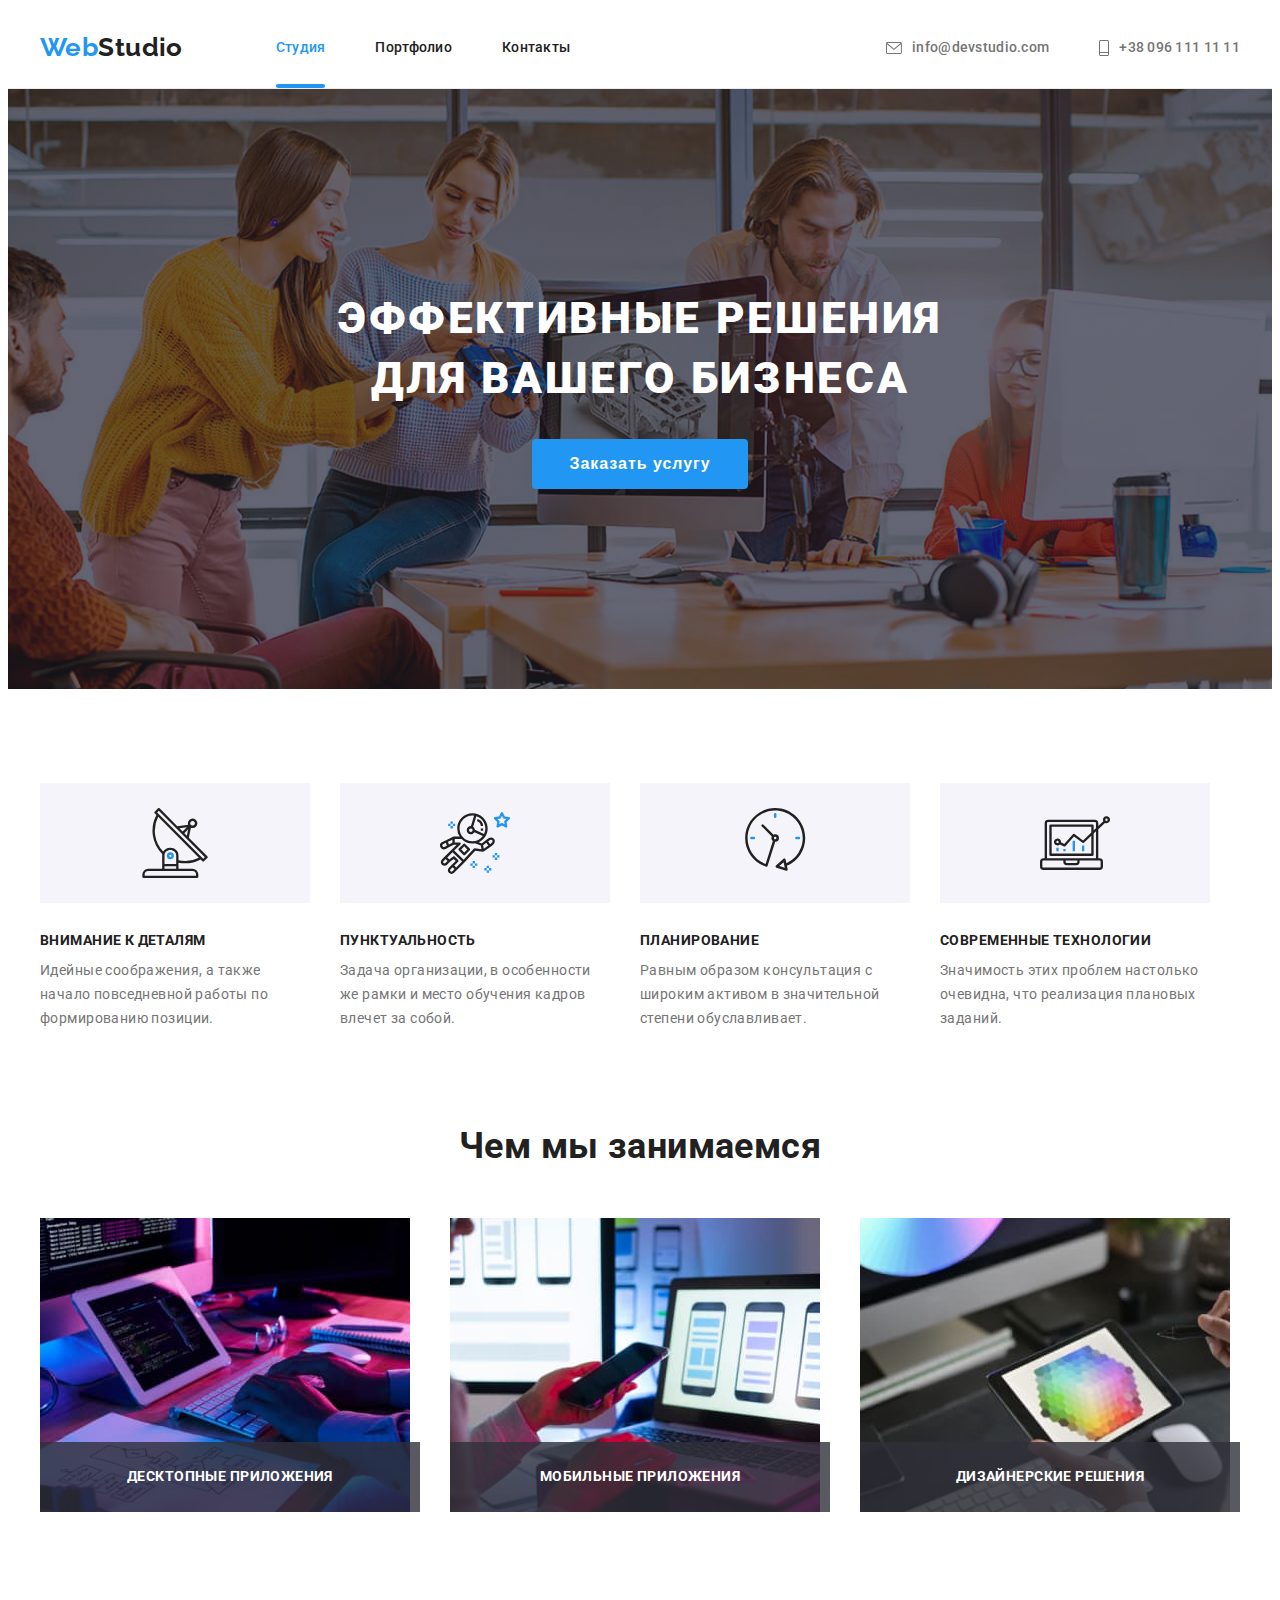
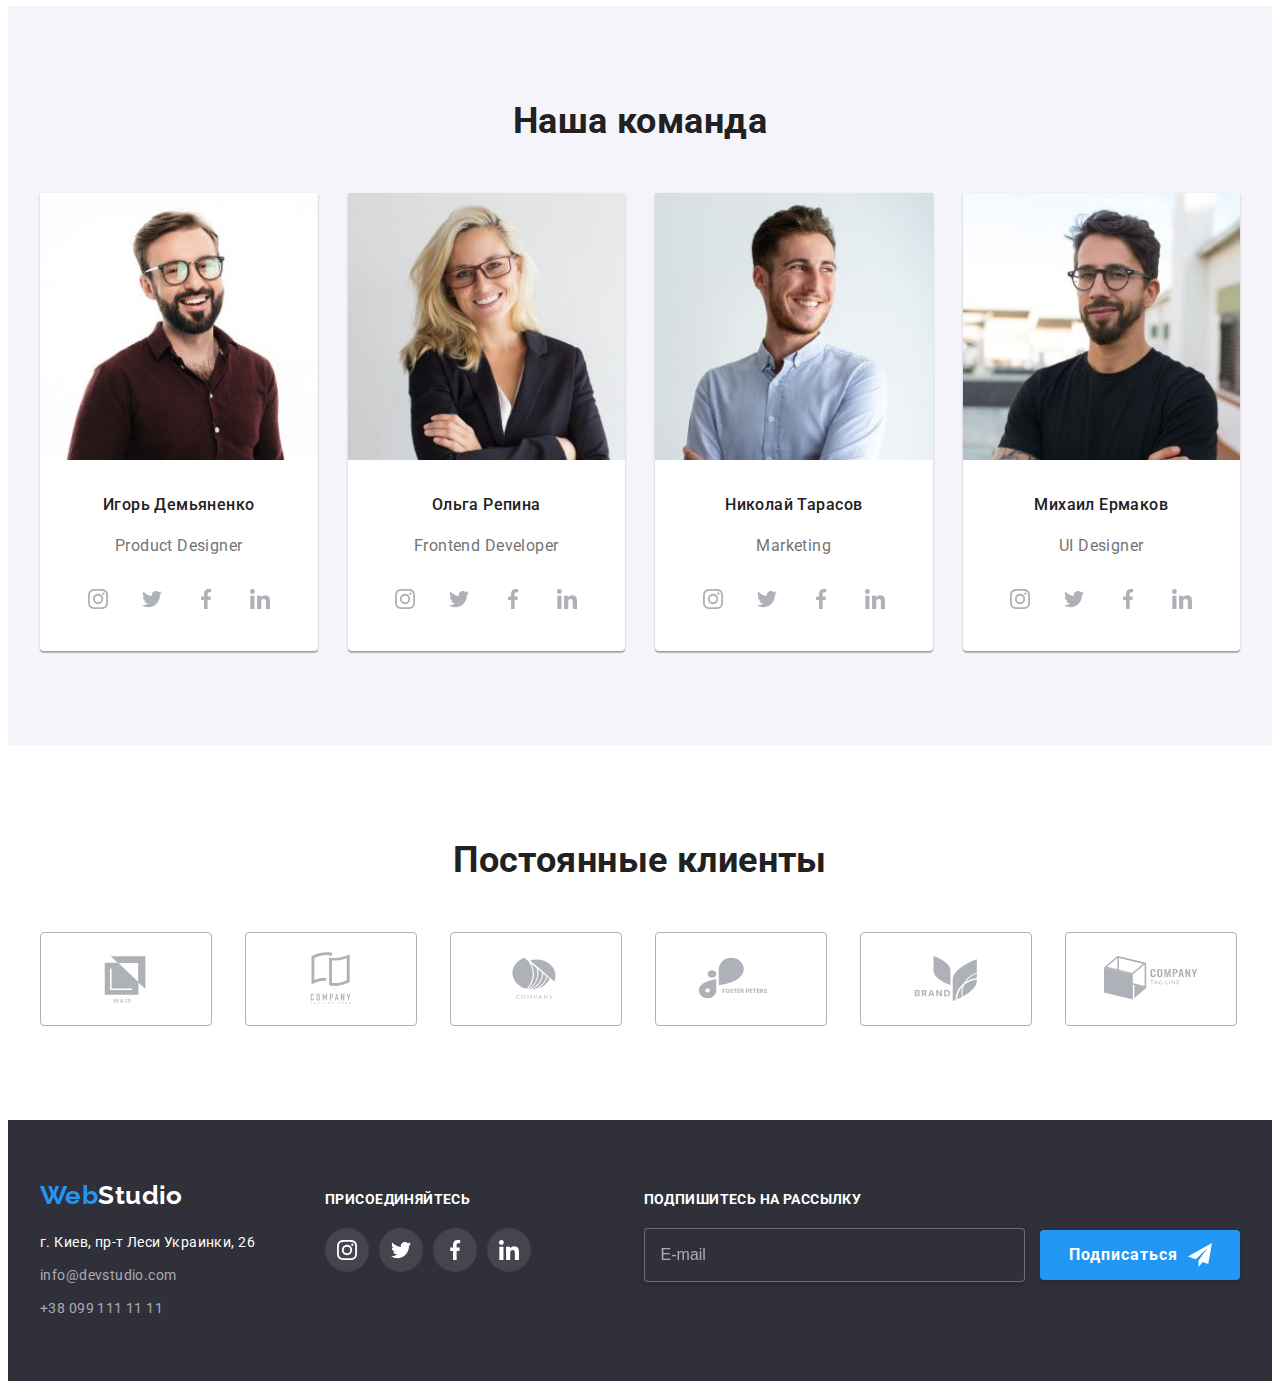
<file: index.html>
<!DOCTYPE html>
<html lang="ru">
  <head>
    <meta charset="UTF-8" />
    <meta http-equiv="X-UA-Compatible" content="IE=edge" />
    <meta name="viewport" content="width=device-width, initial-scale=1.0" />
    <title>WebStudio</title>
    <link rel="preconnect" href="https://fonts.googleapis.com" />
    <link rel="preconnect" href="https://fonts.gstatic.com" crossorigin />
    <link
      href="https://fonts.googleapis.com/css2?family=Raleway:wght@700&family=Roboto:wght@400;500;700;900&display=swap"
      rel="stylesheet"
    />
    <link
      rel="stylesheet"
      href="https://cdnjs.cloudflare.com/ajax/libs/modern-normalize/1.1.0/modern-normalize.min.css"
      integrity="sha512-wpPYUAdjBVSE4KJnH1VR1HeZfpl1ub8YT/NKx4PuQ5NmX2tKuGu6U/JRp5y+Y8XG2tV+wKQpNHVUX03MfMFn9Q=="
      crossorigin="anonymous"
      referrerpolicy="no-referrer"
    />

    <link rel="stylesheet" href="./css/main.css" />
  </head>
  <body data-body>
    <header class="header">
      <div class="container">
        <div class="header__flex">
          <nav class="header__nav">
            <a href="./index.html" class="logo link"
              ><span class="logo__web"> Web</span><span class="logo__studio">Studio</span></a
            >
            <ul class="site-nav list">
              <li class="item site-nav__item">
                <a href="./index.html" class="link site-nav__link--current">Студия</a>
              </li>
              <li class="item site-nav__item">
                <a href="./portfolio.html" class="link site-nav__link">Портфолио</a>
              </li>
              <li class="item site-nav__item">
                <a href="" class="link site-nav__link">Контакты</a>
              </li>
            </ul>
          </nav>
          <button class="mobile-menu-button" type="button" data-menu-button>
            <svg class="mobile-menu-icon" width="24px" height="16px">
              <use class="mobile-menu-burger" href="./images/icons.svg#icon-menu_burger"></use>
              <use class="mobile-menu-close" href="./images/icons.svg#icon-close_24px"></use>
            </svg>
          </button>
          <ul class="contact list">
            <li class="item contact__item">
              <a href="mailto:info@devstudio.com" class="link contact__link">
                <svg class="contact__icon--mail" width="16px" height="12px">
                  <use href="./images/icons.svg#icon-mail"></use>
                </svg>
                info@devstudio.com</a
              >
            </li>
            <li class="item contact__item">
              <a href="tel:+380961111111" class="link contact__link">
                <svg class="contact__icon--phon" width="10px" height="16px">
                  <use href="./images/icons.svg#icon-phon"></use>
                </svg>
                +38 096 111 11 11</a
              >
            </li>
          </ul>
        </div>
      </div>
    </header>

    <main>
      <!--секция hero-->
      <section class="hero section hero__overlay">
        <div class="container">
          <h1 class="hero__title">Эффективные решения для вашего бизнеса</h1>
          <button data-modal-open type="button" class="button-primary">Заказать услугу</button>
        </div>
      </section>

      <!-- секция особенности -->
      <section class="section specialty">
        <!--Скрытый заголовок-->
        <div class="container">
          <h2 class="section__title">Особенности</h2>
          <ul class="list specialty__list">
            <li class="specialty__item">
              <div class="specialty__icon">
                <svg width="70" height="70"><use href="./images/icons.svg#icon-antenna"></use></svg>
              </div>
              <h3 class="specialty__title">Внимание к деталям</h3>
              <p class="specialty__text">
                Идейные соображения, а также начало повседневной работы по формированию позиции.
              </p>
            </li>
            <li class="specialty__item">
              <div class="specialty__icon">
                <svg width="70" height="70">
                  <use href="./images/icons.svg#icon-astronaut"></use>
                </svg>
              </div>
              <h3 class="specialty__title">Пунктуальность</h3>
              <p class="specialty__text">
                Задача организации, в особенности же рамки и место обучения кадров влечет за собой.
              </p>
            </li>
            <li class="specialty__item">
              <div class="specialty__icon">
                <svg width="70" height="70"><use href="./images/icons.svg#icon-clock"></use></svg>
              </div>
              <h3 class="specialty__title">Планирование</h3>
              <p class="specialty__text">
                Равным образом консультация с широким активом в значительной степени обуславливает.
              </p>
            </li>
            <li class="specialty__item">
              <div class="specialty__icon">
                <svg width="70" height="70"><use href="./images/icons.svg#icon-diagram"></use></svg>
              </div>
              <h3 class="specialty__title">Современные технологии</h3>
              <p class="specialty__text">
                Значимость этих проблем настолько очевидна, что реализация плановых заданий.
              </p>
            </li>
          </ul>
        </div>
      </section>

      <!-- секция Чем мы занимаемся -->
      <section class="section about">
        <div class="container">
          <h2 class="section__title">Чем мы занимаемся</h2>
          <ul class="list about__list">
            <li class="about__item">
              <div class="about__thumb">
                <img
                  srcset="./images/about/img1@1x.jpg 1x, ./images/about/img1@2x.jpg 2x"
                  src="./images/about/img1@1x.jpg"
                  alt="Разметка сайта"
                  width="370"
                  height="294"
                />
                <div class="overlay">
                  <p class="overlay__text">Десктопные приложения</p>
                </div>
              </div>
            </li>
            <li class="about__item">
              <div class="about__thumb">
                <img
                  srcset="./images/about/img2@1x.jpg 1x, ./images/about/img2@2x.jpg 2x"
                  src="./images/about/img2@1x.jpg"
                  alt="Дизайн страницы для телефона"
                  width="370"
                  height="294"
                />
                <div class="overlay">
                  <p class="overlay__text">Мобильные приложения</p>
                </div>
              </div>
            </li>
            <li class="about__item">
              <div class="about__thumb">
                <img
                  srcset="./images/about/img3@1x.jpg 1x, ./images/about/img3@2x.jpg 2x"
                  src="./images/about/img3@1x.jpg"
                  alt="Цветовая схема"
                  width="370"
                  height="294"
                />
                <div class="overlay">
                  <p class="overlay__text">Дизайнерские решения</p>
                </div>
              </div>
            </li>
          </ul>
        </div>
      </section>

      <!-- секция Наша команда-->
      <section class="section team">
        <div class="container">
          <h2 class="section__title">Наша команда</h2>
          <ul class="list team__item">
            <li class="item team__card">
              <img
                srcset="
                  ./images/collaborator/img1-270.jpg 270w,
                  ./images/collaborator/img1-354.jpg 354w,
                  ./images/collaborator/img1-450.jpg 450w,
                  ./images/collaborator/img1-540.jpg 540w,
                  ./images/collaborator/img1-708.jpg 708w,
                  ./images/collaborator/img1-900.jpg 900w
                "
                sizes="(min-width:1200px) 270px, (min-width:768px) 354px, 100vw"
                src="./images/collaborator/img1-270.jpg"
                alt="Дизайнер"
                width="450"
                height="260"
              />
              <div class="team__name">
                <h3 class="team__title">Игорь Демьяненко</h3>
                <p class="team__text" lang="en">Product Designer</p>
                <ul class="list social-link">
                  <li class="social-link__item">
                    <a href="" class="link social-link__link" aria-label="Ссылка на instagram">
                      <svg class="social-link__icon" width="20px" height="20px">
                        <use href="./images/icons.svg#icon-instagram"></use>
                      </svg>
                    </a>
                  </li>
                  <li class="social-link__item">
                    <a href="" class="link social-link__link" aria-label="Ссылка на twitter">
                      <svg class="social-link__icon" width="20px" height="20px">
                        <use href="./images/icons.svg#icon-twitter"></use>
                      </svg>
                    </a>
                  </li>
                  <li class="social-link__item">
                    <a href="" class="link social-link__link" aria-label="Ссылка на facebook">
                      <svg class="social-link__icon" width="20px" height="20px">
                        <use href="./images/icons.svg#icon-facebook"></use>
                      </svg>
                    </a>
                  </li>
                  <li class="social-link__item">
                    <a href="" class="link social-link__link" aria-label="Ссылка на linkedin">
                      <svg class="social-link__icon" width="20px" height="20px">
                        <use href="./images/icons.svg#icon-linkedin"></use>
                      </svg>
                    </a>
                  </li>
                </ul>
              </div>
            </li>
            <li class="item team__card">
              <img
                srcset="
                  ./images/collaborator/img2-270.jpg 270w,
                  ./images/collaborator/img2-354.jpg 354w,
                  ./images/collaborator/img2-450.jpg 450w,
                  ./images/collaborator/img2-540.jpg 540w,
                  ./images/collaborator/img2-708.jpg 708w,
                  ./images/collaborator/img2-900.jpg 900w
                "
                sizes="(min-width:1200px) 270px, (min-width:768px) 354px, 100vw"
                src="./images/collaborator/img2-270.jpg"
                alt="Фронтенд разработчик"
                width="450"
                height="260"
              />
              <div class="team__name">
                <h3 class="team__title">Ольга Репина</h3>
                <p lang="en" class="team__text">Frontend Developer</p>
                <ul class="list social-link">
                  <li class="social-link__item">
                    <a href="" class="link social-link__link" aria-label="Ссылка на instagram">
                      <svg class="social-link__icon" width="20px" height="20px">
                        <use href="./images/icons.svg#icon-instagram"></use>
                      </svg>
                    </a>
                  </li>
                  <li class="social-link__item">
                    <a href="" class="link social-link__link" aria-label="Ссылка на twitter">
                      <svg class="social-link__icon" width="20px" height="20px">
                        <use href="./images/icons.svg#icon-twitter"></use>
                      </svg>
                    </a>
                  </li>
                  <li class="social-link__item">
                    <a href="" class="link social-link__link" aria-label="Ссылка на facebook">
                      <svg class="social-link__icon" width="20px" height="20px">
                        <use href="./images/icons.svg#icon-facebook"></use>
                      </svg>
                    </a>
                  </li>
                  <li class="social-link__item">
                    <a href="" class="link social-link__link" aria-label="Ссылка на linkedin">
                      <svg class="social-link__icon" width="20px" height="20px">
                        <use href="./images/icons.svg#icon-linkedin"></use>
                      </svg>
                    </a>
                  </li>
                </ul>
              </div>
            </li>
            <li class="item team__card">
              <img
                srcset="
                  ./images/collaborator/img3-270.jpg 270w,
                  ./images/collaborator/img3-354.jpg 354w,
                  ./images/collaborator/img3-450.jpg 450w,
                  ./images/collaborator/img3-540.jpg 540w,
                  ./images/collaborator/img3-708.jpg 708w,
                  ./images/collaborator/img3-900.jpg 900w
                "
                sizes="(min-width:1200px) 270px, (min-width:768px) 354px, 100vw"
                src="./images/collaborator/img3-270.jpg"
                alt="Маркетинг"
                width="450"
                height="260"
              />
              <div class="team__name">
                <h3 class="team__title">Николай Тарасов</h3>
                <p lang="en" class="team__text">Marketing</p>
                <ul class="list social-link">
                  <li class="social-link__item">
                    <a href="" class="link social-link__link" aria-label="Ссылка на instagram">
                      <svg class="social-link__icon" width="20px" height="20px">
                        <use href="./images/icons.svg#icon-instagram"></use>
                      </svg>
                    </a>
                  </li>
                  <li class="social-link__item">
                    <a href="" class="link social-link__link" aria-label="Ссылка на twitter">
                      <svg class="social-link__icon" width="20px" height="20px">
                        <use href="./images/icons.svg#icon-twitter"></use>
                      </svg>
                    </a>
                  </li>
                  <li class="social-link__item">
                    <a href="" class="link social-link__link" aria-label="Ссылка на facebook">
                      <svg class="social-link__icon" width="20px" height="20px">
                        <use href="./images/icons.svg#icon-facebook"></use>
                      </svg>
                    </a>
                  </li>
                  <li class="social-link__item">
                    <a href="" class="link social-link__link" aria-label="Ссылка на linkedin">
                      <svg class="social-link__icon" width="20px" height="20px">
                        <use href="./images/icons.svg#icon-linkedin"></use>
                      </svg>
                    </a>
                  </li>
                </ul>
              </div>
            </li>
            <li class="item team__card">
              <img
                srcset="
                  ./images/collaborator/img4-270.jpg 270w,
                  ./images/collaborator/img4-354.jpg 354w,
                  ./images/collaborator/img4-450.jpg 450w,
                  ./images/collaborator/img4-540.jpg 540w,
                  ./images/collaborator/img4-708.jpg 708w,
                  ./images/collaborator/img4-900.jpg 900w
                "
                sizes="(min-width:1200px) 270px, (min-width:768px) 354px, 100vw"
                src="./images/collaborator/img4-270.jpg"
                alt="Дизайнер пользовательского интерфейса"
                width="450"
                height="260"
              />
              <div class="team__name">
                <h3 class="team__title">Михаил Ермаков</h3>
                <p lang="en" class="team__text">UI Designer</p>
                <ul class="list social-link">
                  <li class="social-link__item">
                    <a href="" class="link social-link__link" aria-label="Ссылка на instagram">
                      <svg class="social-link__icon" width="20px" height="20px">
                        <use href="./images/icons.svg#icon-instagram"></use>
                      </svg>
                    </a>
                  </li>
                  <li class="social-link__item">
                    <a href="" class="link social-link__link" aria-label="Ссылка на twitter">
                      <svg class="social-link__icon" width="20px" height="20px">
                        <use href="./images/icons.svg#icon-twitter"></use>
                      </svg>
                    </a>
                  </li>
                  <li class="social-link__item">
                    <a href="" class="link social-link__link" aria-label="Ссылка на facebook">
                      <svg class="social-link__icon" width="20px" height="20px">
                        <use href="./images/icons.svg#icon-facebook"></use>
                      </svg>
                    </a>
                  </li>
                  <li class="social-link__item">
                    <a href="" class="link social-link__link" aria-label="Ссылка на linkedin">
                      <svg class="social-link__icon" width="20px" height="20px">
                        <use href="./images/icons.svg#icon-linkedin"></use>
                      </svg>
                    </a>
                  </li>
                </ul>
              </div>
            </li>
          </ul>
        </div>
      </section>

      <!-- секция Постоянные клиенты-->
      <section class="section client">
        <div class="container">
          <h2 class="section__title">Постоянные клиенты</h2>
          <ul class="client__list list">
            <li class="client__item">
              <a href="" class="client__logo"
                ><svg class="client__icon link" width="106px" height="60px">
                  <use href="./images/icons.svg#icon-logo1"></use></svg
              ></a>
            </li>
            <li class="client__item">
              <a href="" class="client__logo"
                ><svg class="client__icon link" width="106px" height="60px">
                  <use href="./images/icons.svg#icon-logo2"></use></svg
              ></a>
            </li>
            <li class="client__item">
              <a href="" class="client__logo"
                ><svg class="client__icon link" width="106px" height="60px">
                  <use href="./images/icons.svg#icon-logo3"></use></svg
              ></a>
            </li>
            <li class="client__item">
              <a href="" class="client__logo"
                ><svg class="client__icon link" width="106px" height="60px">
                  <use href="./images/icons.svg#icon-logo4"></use></svg
              ></a>
            </li>
            <li class="client__item">
              <a href="" class="client__logo"
                ><svg class="client__icon link" width="106px" height="60px">
                  <use href="./images/icons.svg#icon-logo5"></use></svg
              ></a>
            </li>
            <li class="client__item">
              <a href="" class="client__logo"
                ><svg class="client__icon link" width="106px" height="60px">
                  <use href="./images/icons.svg#icon-logo6"></use></svg
              ></a>
            </li>
          </ul>
        </div>
      </section>
    </main>

    <!--footer-->
    <footer class="footer">
      <div class="container footer-figuration">
        <div class="footer-contact-box">
          <a href="./index.html" class="logo link"
            ><span class="logo__web">Web</span><span class="logo__studio--white">Studio</span></a
          >
          <address>
            <ul class="list footer-contact">
              <li class="item">
                <a
                  href="https://goo.gl/maps/piqngm7oDQpEDh6u6"
                  target="_blank"
                  rel="noopener nofollow noreferrer"
                  class="link address"
                  >г. Киев, пр-т Леси Украинки, 26</a
                >
              </li>
              <li class="item">
                <a href="mailto:info@devstudio.com" class="link link-contact">info@devstudio.com</a>
              </li>
              <li class="item">
                <a href="tel:+380991111111" class="link link-contact">+38 099 111 11 11</a>
              </li>
            </ul>
          </address>
        </div>

        <!--join-->
        <div class="join">
          <p class="join-title">присоединяйтесь</p>
          <ul class="list join-social-link">
            <li class="item">
              <a href="" class="link social-link-footer" aria-label="Ссылка на instagram">
                <svg class="social-link-icon-footer" width="20px" height="20px">
                  <use href="./images/icons.svg#icon-instagram"></use>
                </svg>
              </a>
            </li>
            <li class="item">
              <a href="" class="link social-link-footer" aria-label="Ссылка на twitter">
                <svg class="social-link-icon-footer" width="20px" height="20px">
                  <use href="./images/icons.svg#icon-twitter"></use>
                </svg>
              </a>
            </li>
            <li class="item">
              <a href="" class="link social-link-footer" aria-label="Ссылка на faceboo">
                <svg class="social-link-icon-footer" width="20px" height="20px">
                  <use href="./images/icons.svg#icon-facebook"></use>
                </svg>
              </a>
            </li>
            <li class="item">
              <a href="" class="link social-link-footer" aria-label="Ссылка на linkedin">
                <svg class="social-link-icon-footer" width="20px" height="20px">
                  <use href="./images/icons.svg#icon-linkedin"></use>
                </svg>
              </a>
            </li>
          </ul>
        </div>
        <form class="form-footer">
          <div class="">
            <p class="form-footer-title-subscribe">Подпишитесь на рассылку</p>
            <div class="form-footer-fild">
              <label for="footer-subscribe" class="form-footer-lable"></label>
              <input
                id="footer-subscribe"
                type="email"
                name="email"
                class="form-footer-subscribe"
                placeholder="E-mail"
              />
              <button type="submit" class="button button-footer">
                <svg class="button-footer-icon" width="24px" height="24px">
                  <use href="./images/icons.svg#icon-icon-send"></use></svg
                >Подписаться
              </button>
            </div>
          </div>
        </form>
      </div>
    </footer>

    <!--modal-->
    <div data-modal class="backdrop is-hidden">
      <div class="modal">
        <button data-modal-close class="close">
          <svg class="icon-close" width="11px" height="11px">
            <use href="./images/icons.svg#icon-close"></use>
          </svg>
        </button>
        <form class="modal-form form">
          <div class="modal-title"><strong>Оставьте свои данные, мы вам перезвоним</strong></div>

          <div class="form-fild">
            <label for="user-name" class="form-lable"
              ><span class="form-label-title">Имя</span></label
            >
            <div class="modal-position-icon">
              <input id="user-name" type="text" name="user-name" class="form-input" />
              <svg width="12px" height="12px" class="modal-icon">
                <use href="./images/icons.svg#icon-user"></use>
              </svg>
            </div>
          </div>

          <div class="form-fild">
            <label for="user-tel" class="form-lable"
              ><span class="form-label-title">Телефон</span></label
            >
            <div class="modal-position-icon">
              <input id="user-tel" type="tel" name="tel" class="form-input" />
              <svg width="13px" height="13px" class="modal-icon">
                <use href="./images/icons.svg#icon-tel"></use>
              </svg>
            </div>
          </div>

          <div class="form-fild">
            <label for="user-email" class="form-lable"
              ><span class="form-label-title">Почта</span></label
            >
            <div class="modal-position-icon">
              <input id="user-email" type="email" name="email" class="form-input" />
              <svg width="15px" height="12px" class="modal-icon">
                <use href="./images/icons.svg#icon-letter"></use>
              </svg>
            </div>
          </div>

          <label class="textarea-label">
            <span class="textarea-label-title">Комментарий</span>
            <textarea placeholder="Введите текст" name="comment" class="textarea"></textarea>
          </label>

          <label class="checkbox">
            <input type="checkbox" name="checkbox" class="form-accept visually-hidden" />
            <span class="checkbox-icon">
              <svg class="icon" width="16px" height="15px">
                <use href="./images/icons.svg#icon-mark"></use>
              </svg>
            </span>
            <span class="checkbox-title"
              >Соглашаюсь с рассылкой и принимаю
              <a href="" class="checkbox-contract">Условия договора</a>
            </span>
          </label>
          <button type="submit" class="button button-modal-form">Отправить</button>
        </form>
      </div>
    </div>
    <!--mobile-menu-->
    <div class="mobile-menu" data-menu>
      <ul class="mobile-menu-nav list">
        <li class="mobile-menu-nav-item">
          <a class="link mobile-menu-nav-item-current" href="./index.html">Студія</a>
        </li>
        <li class="mobile-menu-nav-item"><a class="link" href="./portfolio.html">Портфоліо</a></li>
        <li class="mobile-menu-nav-item"><a class="link" href="">Контакти</a></li>
      </ul>
      <ul class="mobile-menu-contacts list">
        <li class="mobile-menu-contacts-item">
          <a class="link tel" href="tel:+380961111111">+38 096 111 11 11</a>
        </li>
        <li class="mobile-menu-contacts-item">
          <a class="link mail" href="mailto:info@devstudio.com">info@devstudio.com</a>
        </li>
      </ul>
      <ul class="mobile-menu-socials list">
        <li class="mobile-menu-socials-item">
          <a class="mobile-menu-socials-link link" href="">Instagram</a>
        </li>
        <li class="mobile-menu-socials-item">
          <a class="mobile-menu-socials-link link" href="">Twitter</a>
        </li>
        <li class="mobile-menu-socials-item">
          <a class="mobile-menu-socials-link link" href="">Facebook</a>
        </li>
        <li class="mobile-menu-socials-item">
          <a class="mobile-menu-socials-link link" href="">LinkedIn</a>
        </li>
      </ul>
    </div>

    <script src="./js/modal.js"></script>
    <script src="./js/mobile-menu.js"></script>
  </body>
</html>
</file>
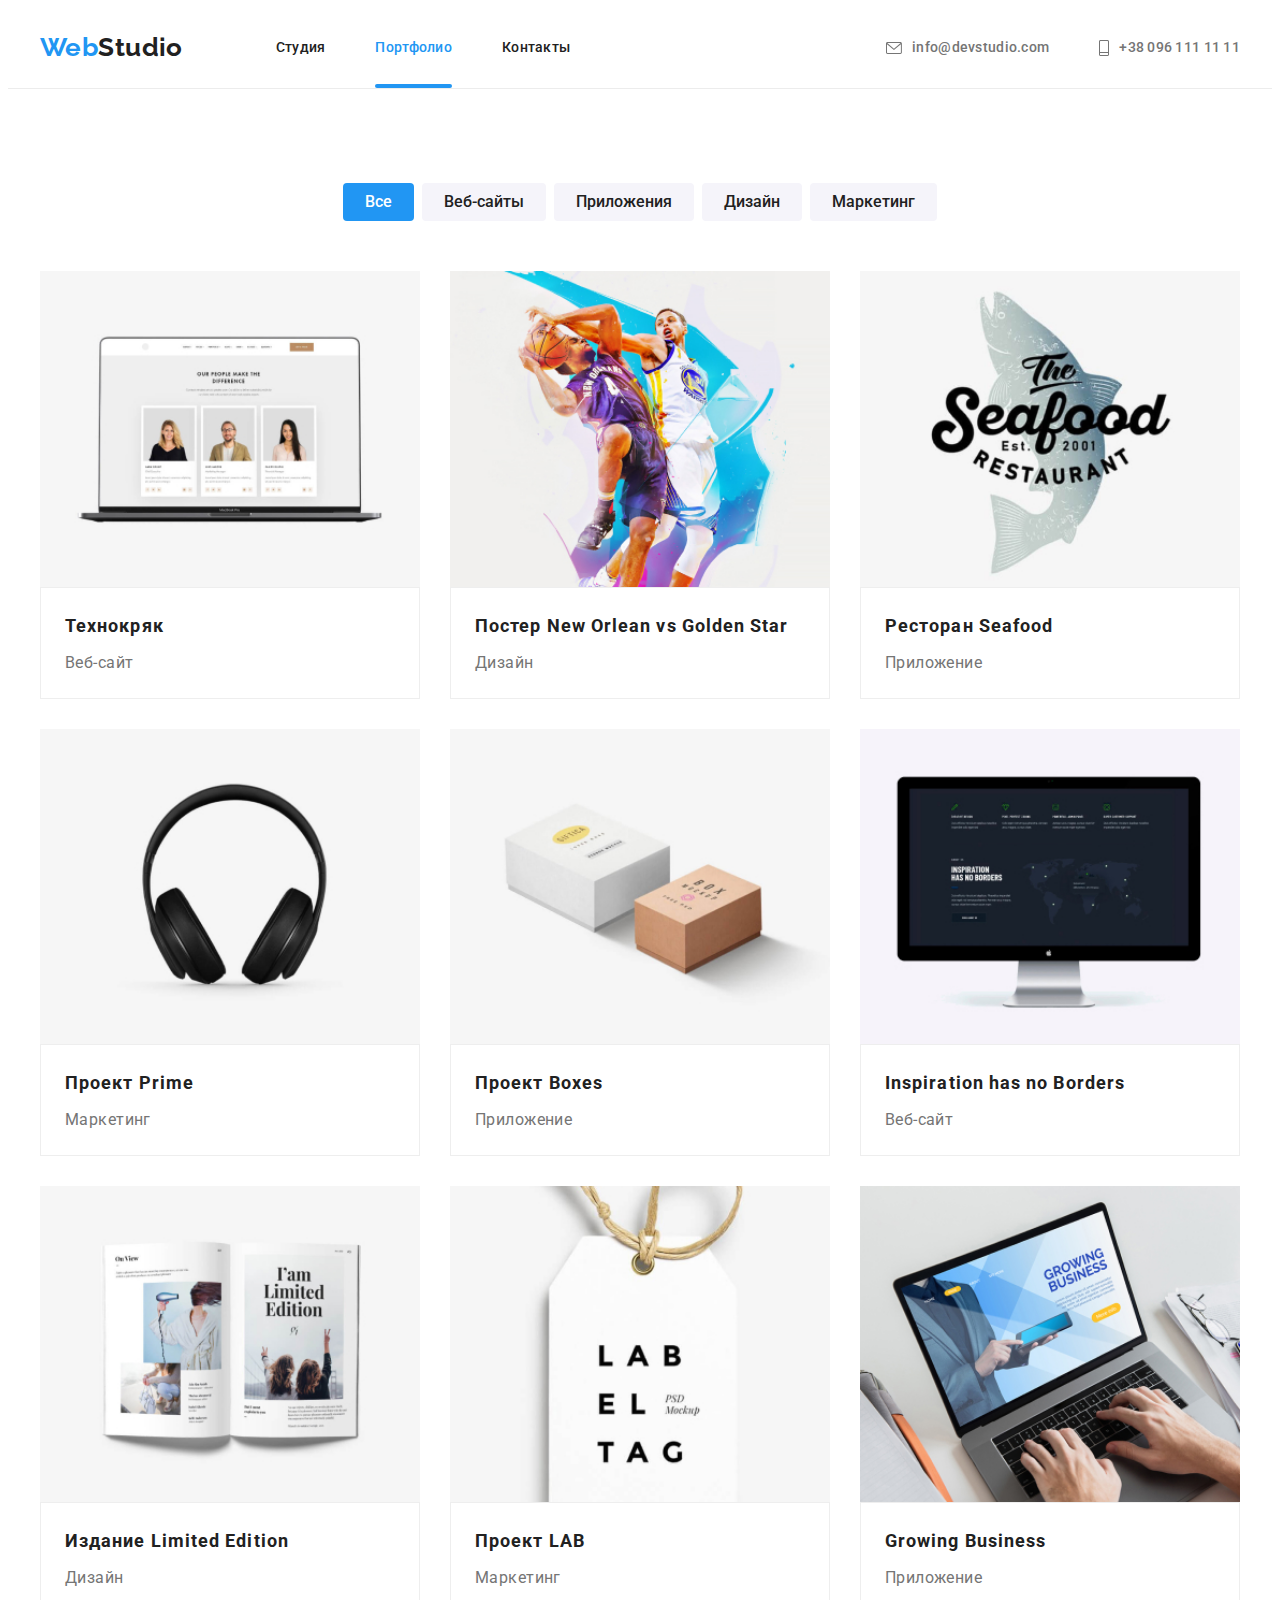
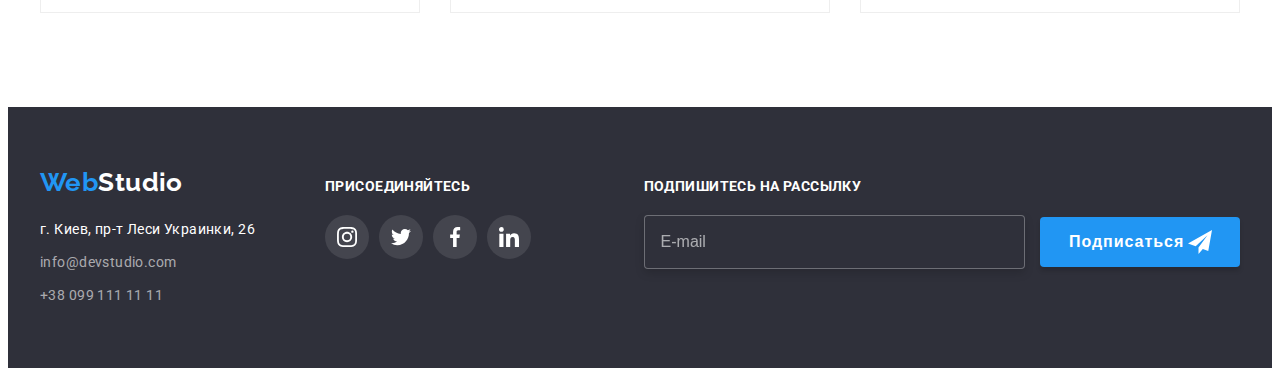
<file: portfolio.html>
<!DOCTYPE html>
<html lang="ru">
  <head>
    <meta charset="UTF-8" />
    <meta http-equiv="X-UA-Compatible" content="IE=edge" />
    <meta name="viewport" content="width=device-width, initial-scale=1.0" />
    <title>portfolio</title>
    <link rel="preconnect" href="https://fonts.googleapis.com" />
    <link rel="preconnect" href="https://fonts.gstatic.com" crossorigin />
    <link
      href="https://fonts.googleapis.com/css2?family=Raleway:wght@700&family=Roboto:wght@400;500;700;900&display=swap"
      rel="stylesheet"
    />
    <link
      rel="stylesheet"
      href="https://cdnjs.cloudflare.com/ajax/libs/modern-normalize/1.1.0/modern-normalize.min.css"
      integrity="sha512-wpPYUAdjBVSE4KJnH1VR1HeZfpl1ub8YT/NKx4PuQ5NmX2tKuGu6U/JRp5y+Y8XG2tV+wKQpNHVUX03MfMFn9Q=="
      crossorigin="anonymous"
      referrerpolicy="no-referrer"
    />

    <link rel="stylesheet" href="./css/main.css" />
  </head>
  <body>
    <header class="header">
      <div class="container">
        <div class="header__flex">
          <nav class="header__nav">
            <a href="./index.html" class="logo link"
              ><span class="logo__web">Web</span><span class="logo__studio">Studio</span></a
            >
            <ul class="site-nav list">
              <li class="item site-nav__item">
                <a href="./index.html" class="link site-nav__link">Студия</a>
              </li>
              <li class="item site-nav__item">
                <a href="./portfolio.html" class="link site-nav__link--current">Портфолио</a>
              </li>
              <li class="item site-nav__item">
                <a href="" class="link site-nav__link">Контакты</a>
              </li>
            </ul>
          </nav>
          <button class="mobile-menu-button" type="button" data-menu-button>
            <svg class="mobile-menu-icon" width="24px" height="16px">
              <use class="mobile-menu-burger" href="./images/icons.svg#icon-menu_burger"></use>
              <use class="mobile-menu-close" href="./images/icons.svg#icon-close_24px"></use>
            </svg>
          </button>
          <ul class="contact list">
            <li class="item contact__item">
              <a href="mailto:info@devstudio.com" class="link contact__link">
                <svg class="contact__icon--mail" width="16px" height="12px">
                  <use href="./images/icons.svg#icon-mail"></use>
                </svg>
                info@devstudio.com</a
              >
            </li>
            <li class="item contact__item">
              <a href="tel:+380961111111" class="link contact__link">
                <svg class="contact__icon--phon" width="10px" height="16px">
                  <use href="./images/icons.svg#icon-phon"></use>
                </svg>
                +38 096 111 11 11</a
              >
            </li>
          </ul>
        </div>
      </div>
    </header>

    <main>
      <section class="section portfolio-section">
        <!--Примеры работ-->
        <!--Скрытый заголовок-->

        <div class="container">
          <h1 class="portfolio">Примеры работ</h1>
          <ul class="list button-list">
            <li class="button-item">
              <button type="button" class="button link active">Все</button>
            </li>
            <li class="button-item">
              <button type="button" class="button link">Веб-сайты</button>
            </li>
            <li class="button-item">
              <button type="button" class="button link">Приложения</button>
            </li>
            <li class="button-item"><button type="button" class="button link">Дизайн</button></li>
            <li class="button-item">
              <button type="button" class="button link">Маркетинг</button>
            </li>
          </ul>
          <ul class="list projekt">
            <li class="projekt-item">
              <a href="" class="link card"
                ><div class="overlay-projekt">
                  <img
                    srcset="
                      ./images/projekt/img-1-354.jpg 354w,
                      ./images/projekt/img-1-370.jpg 370w,
                      ./images/projekt/img-1-450.jpg 450w,
                      ./images/projekt/img-1-708.jpg 708w,
                      ./images/projekt/img-1-740.jpg 740w,
                      ./images/projekt/img-1-900.jpg 900w
                    "
                    sizes="(min-width:1200px) 270px, (min-width:768px) 354px, 100vw"
                    src="./images/projekt/img-1-354.jpg"
                    alt="Страница сайта"
                    width="450"
                    height="294"
                  />
                  <p class="text">
                    Ресурс предлагает комплексные предложения с разным уровнем функционала и
                    сервисов. Все это позволит посетителю получить исчерпывающие сведения о компании
                    или частном лице.
                  </p>
                </div>
                <div class="card-body">
                  <h2 class="portfolio-title">Технокряк</h2>
                  <p class="portfolio-category">Веб-сайт</p>
                </div></a
              >
            </li>
            <li class="projekt-item">
              <a href="" class="link card"
                ><div class="overlay-projekt">
                  <img
                    srcset="
                      ./images/projekt/img-2-354.jpg 354w,
                      ./images/projekt/img-2-370.jpg 370w,
                      ./images/projekt/img-2-450.jpg 450w,
                      ./images/projekt/img-2-708.jpg 708w,
                      ./images/projekt/img-2-740.jpg 740w,
                      ./images/projekt/img-2-900.jpg 900w
                    "
                    sizes="(min-width:1200px) 270px, (min-width:768px) 354px, 100vw"
                    src="./images/projekt/img-2-354.jpg"
                    alt="Постер игры в баскетбол"
                    width="450"
                    height="294"
                  />
                  <p class="text">
                    Ресурс предлагает комплексные предложения с разным уровнем функционала и
                    сервисов. Все это позволит посетителю получить исчерпывающие сведения о компании
                    или частном лице.
                  </p>
                </div>
                <div class="card-body">
                  <h2 class="portfolio-title">
                    Постер <span lang="en">New Orlean vs Golden Star</span>
                  </h2>
                  <p class="portfolio-category">Дизайн</p>
                </div></a
              >
            </li>
            <li class="projekt-item">
              <a href="" class="link card"
                ><div class="overlay-projekt">
                  <img
                    srcset="
                      ./images/projekt/img-3-354.jpg 354w,
                      ./images/projekt/img-3-370.jpg 370w,
                      ./images/projekt/img-3-450.jpg 450w,
                      ./images/projekt/img-3-708.jpg 708w,
                      ./images/projekt/img-3-740.jpg 740w,
                      ./images/projekt/img-3-900.jpg 900w
                    "
                    sizes="(min-width:1200px) 270px, (min-width:768px) 354px, 100vw"
                    src="./images/projekt/img-3-354.jpg"
                    alt="Эмблема ресторана"
                    width="450"
                    height="294"
                  />
                  <p class="text">
                    Ресурс предлагает комплексные предложения с разным уровнем функционала и
                    сервисов. Все это позволит посетителю получить исчерпывающие сведения о компании
                    или частном лице.
                  </p>
                </div>
                <div class="card-body">
                  <h2 class="portfolio-title">Ресторан <span lang="en">Seafood</span></h2>
                  <p class="portfolio-category">Приложение</p>
                </div></a
              >
            </li>
            <li class="projekt-item">
              <a href="" class="link card"
                ><div class="overlay-projekt">
                  <img
                    srcset="
                      ./images/projekt/img-4-354.jpg 354w,
                      ./images/projekt/img-4-370.jpg 370w,
                      ./images/projekt/img-4-450.jpg 450w,
                      ./images/projekt/img-4-708.jpg 708w,
                      ./images/projekt/img-4-740.jpg 740w,
                      ./images/projekt/img-4-900.jpg 900w
                    "
                    sizes="(min-width:1200px) 270px, (min-width:768px) 354px, 100vw"
                    src="./images/projekt/img-4-354.jpg"
                    alt="Наушники"
                    width="450"
                    height="294"
                  />
                  <p class="text">
                    Ресурс предлагает комплексные предложения с разным уровнем функционала и
                    сервисов. Все это позволит посетителю получить исчерпывающие сведения о компании
                    или частном лице.
                  </p>
                </div>
                <div class="card-body">
                  <h2 class="portfolio-title">Проект <span lang="en">Prime</span></h2>
                  <p class="portfolio-category">Маркетинг</p>
                </div></a
              >
            </li>
            <li class="projekt-item">
              <a href="" class="link card"
                ><div class="overlay-projekt">
                  <img
                    srcset="
                      ./images/projekt/img-5-354.jpg 354w,
                      ./images/projekt/img-5-370.jpg 370w,
                      ./images/projekt/img-5-450.jpg 450w,
                      ./images/projekt/img-5-708.jpg 708w,
                      ./images/projekt/img-5-740.jpg 740w,
                      ./images/projekt/img-5-900.jpg 900w
                    "
                    sizes="(min-width:1200px) 270px, (min-width:768px) 354px, 100vw"
                    src="./images/projekt/img-5-354.jpg"
                    alt="Две коробки"
                    width="450"
                    height="294"
                  />
                  <p class="text">
                    Ресурс предлагает комплексные предложения с разным уровнем функционала и
                    сервисов. Все это позволит посетителю получить исчерпывающие сведения о компании
                    или частном лице.
                  </p>
                </div>
                <div class="card-body">
                  <h2 class="portfolio-title">Проект <span lang="en">Boxes</span></h2>
                  <p class="portfolio-category">Приложение</p>
                </div></a
              >
            </li>
            <li class="projekt-item">
              <a href="" class="link card"
                ><div class="overlay-projekt">
                  <img
                    srcset="
                      ./images/projekt/img-6-354.jpg 354w,
                      ./images/projekt/img-6-370.jpg 370w,
                      ./images/projekt/img-6-450.jpg 450w,
                      ./images/projekt/img-6-708.jpg 708w,
                      ./images/projekt/img-6-740.jpg 740w,
                      ./images/projekt/img-6-900.jpg 900w
                    "
                    sizes="(min-width:1200px) 270px, (min-width:768px) 354px, 100vw"
                    src="./images/projekt/img-6-354.jpg"
                    alt="Монитор с открытым сайтом"
                    width="450"
                    height="294"
                  />
                  <p class="text">
                    Ресурс предлагает комплексные предложения с разным уровнем функционала и
                    сервисов. Все это позволит посетителю получить исчерпывающие сведения о компании
                    или частном лице.
                  </p>
                </div>
                <div class="card-body">
                  <h2 class="portfolio-title">Inspiration has no Borders</h2>
                  <p class="portfolio-category">Веб-сайт</p>
                </div></a
              >
            </li>
            <li class="projekt-item">
              <a href="" class="link card"
                ><div class="overlay-projekt">
                  <img
                    srcset="
                      ./images/projekt/img-7-354.jpg 354w,
                      ./images/projekt/img-7-370.jpg 370w,
                      ./images/projekt/img-7-450.jpg 450w,
                      ./images/projekt/img-7-708.jpg 708w,
                      ./images/projekt/img-7-740.jpg 740w,
                      ./images/projekt/img-7-900.jpg 900w
                    "
                    sizes="(min-width:1200px) 270px, (min-width:768px) 354px, 100vw"
                    src="./images/projekt/img-7-354.jpg"
                    alt="Разворот журнала"
                    width="450"
                    height="294"
                  />
                  <p class="text">
                    Ресурс предлагает комплексные предложения с разным уровнем функционала и
                    сервисов. Все это позволит посетителю получить исчерпывающие сведения о компании
                    или частном лице.
                  </p>
                </div>
                <div class="card-body">
                  <h2 class="portfolio-title">Издание <span lang="en">Limited Edition</span></h2>
                  <p class="portfolio-category">Дизайн</p>
                </div></a
              >
            </li>
            <li class="projekt-item">
              <a href="" class="link card"
                ><div class="overlay-projekt">
                  <img
                    srcset="
                      ./images/projekt/img-8-354.jpg 354w,
                      ./images/projekt/img-8-370.jpg 370w,
                      ./images/projekt/img-8-450.jpg 450w,
                      ./images/projekt/img-8-708.jpg 708w,
                      ./images/projekt/img-8-740.jpg 740w,
                      ./images/projekt/img-8-900.jpg 900w
                    "
                    sizes="(min-width:1200px) 270px, (min-width:768px) 354px, 100vw"
                    src="./images/projekt/img-8-354.jpg"
                    alt="Этикетка"
                    width="450"
                    height="294"
                  />
                  <p class="text">
                    Ресурс предлагает комплексные предложения с разным уровнем функционала и
                    сервисов. Все это позволит посетителю получить исчерпывающие сведения о компании
                    или частном лице.
                  </p>
                </div>
                <div class="card-body">
                  <h2 class="portfolio-title">Проект <span lang="en">LAB</span></h2>
                  <p class="portfolio-category">Маркетинг</p>
                </div></a
              >
            </li>
            <li class="projekt-item">
              <a href="" class="link card"
                ><div class="overlay-projekt">
                  <img
                    srcset="
                      ./images/projekt/img-9-354.jpg 354w,
                      ./images/projekt/img-9-370.jpg 370w,
                      ./images/projekt/img-9-450.jpg 450w,
                      ./images/projekt/img-9-708.jpg 708w,
                      ./images/projekt/img-9-740.jpg 740w,
                      ./images/projekt/img-9-900.jpg 900w
                    "
                    sizes="(min-width:1200px) 270px, (min-width:768px) 354px, 100vw"
                    src="./images/projekt/img-8-354.jpg"
                    alt="Работа в приложении"
                    width="450"
                    height="294"
                  />
                  <p class="text">
                    Ресурс предлагает комплексные предложения с разным уровнем функционала и
                    сервисов. Все это позволит посетителю получить исчерпывающие сведения о компании
                    или частном лице.
                  </p>
                </div>
                <div class="card-body">
                  <h2 class="portfolio-title"><span lang="en">Growing Business</span></h2>
                  <p class="portfolio-category">Приложение</p>
                </div></a
              >
            </li>
          </ul>
        </div>
      </section>
    </main>
    <!--footer-->
    <footer class="footer">
      <div class="container footer-figuration">
        <div class="footer-contact-box">
          <a href="./index.html" class="logo link"
            ><span class="logo__web">Web</span><span class="logo__studio--white">Studio</span></a
          >
          <address>
            <ul class="list footer-contact">
              <li class="item">
                <a
                  href="https://goo.gl/maps/piqngm7oDQpEDh6u6"
                  target="_blank"
                  rel="noopener nofollow noreferrer"
                  class="link address"
                  >г. Киев, пр-т Леси Украинки, 26</a
                >
              </li>
              <li class="item">
                <a href="mailto:info@devstudio.com" class="link link-contact">info@devstudio.com</a>
              </li>
              <li class="item">
                <a href="tel:+380991111111" class="link link-contact">+38 099 111 11 11</a>
              </li>
            </ul>
          </address>
        </div>

        <!--join-->
        <div class="join">
          <p class="join-title">присоединяйтесь</p>
          <ul class="list join-social-link">
            <li class="item">
              <a href="" class="link social-link-footer" aria-label="Ссылка на instagram">
                <svg class="social-link-icon-footer" width="20px" height="20px">
                  <use href="./images/icons.svg#icon-instagram"></use>
                </svg>
              </a>
            </li>
            <li class="item">
              <a href="" class="link social-link-footer" aria-label="Ссылка на twitter">
                <svg class="social-link-icon-footer" width="20px" height="20px">
                  <use href="./images/icons.svg#icon-twitter"></use>
                </svg>
              </a>
            </li>
            <li class="item">
              <a href="" class="link social-link-footer" aria-label="Ссылка на faceboo">
                <svg class="social-link-icon-footer" width="20px" height="20px">
                  <use href="./images/icons.svg#icon-facebook"></use>
                </svg>
              </a>
            </li>
            <li class="item">
              <a href=" " class="link social-link-footer" aria-label="Ссылка на linkedin">
                <svg class="social-link-icon-footer" width="20px" height="20px">
                  <use href="./images/icons.svg#icon-linkedin"></use>
                </svg>
              </a>
            </li>
          </ul>
        </div>
        <form class="form-footer">
          <div>
            <p class="form-footer-title-subscribe">Подпишитесь на рассылку</p>
            <div class="form-footer-fild">
              <label for="footer-subscribe" class="form-footer-lable"></label>
              <input
                id="footer-subscribe"
                type="email"
                name="email"
                class="form-footer-subscribe"
                placeholder="E-mail"
              />
              <button type="submit" class="button-footer">
                <svg class="button-footer-icon" width="24px" height="24px">
                  <use href="./images/icons.svg#icon-icon-send"></use></svg
                >Подписаться
              </button>
            </div>
          </div>
        </form>
      </div>
    </footer>
    <!--mobile-menu-->
    <div class="mobile-menu" data-menu>
      <ul class="mobile-menu-nav list">
        <li class="mobile-menu-nav-item"><a class="link" href="./index.html">Студія</a></li>
        <li class="mobile-menu-nav-item">
          <a class="link mobile-menu-nav-item-current" href="./portfolio.html">Портфоліо</a>
        </li>
        <li class="mobile-menu-nav-item"><a class="link" href="">Контакти</a></li>
      </ul>
      <ul class="mobile-menu-contacts list">
        <li class="mobile-menu-contacts-item">
          <a class="link tel" href="tel:+380961111111">+38 096 111 11 11</a>
        </li>
        <li class="mobile-menu-contacts-item">
          <a class="link mail" href="mailto:info@devstudio.com">info@devstudio.com</a>
        </li>
      </ul>
      <ul class="mobile-menu-socials list">
        <li class="mobile-menu-socials-item">
          <a class="mobile-menu-socials-link link" href="">Instagram</a>
        </li>
        <li class="mobile-menu-socials-item">
          <a class="mobile-menu-socials-link link" href="">Twitter</a>
        </li>
        <li class="mobile-menu-socials-item">
          <a class="mobile-menu-socials-link link" href="">Facebook</a>
        </li>
        <li class="mobile-menu-socials-item">
          <a class="mobile-menu-socials-link link" href="">LinkedIn</a>
        </li>
      </ul>
    </div>
    <script src="./js/mobile-menu.js"></script>
  </body>
</html>
</file>
<file: css/main.css>
:root {
  --primary-text-color: #212121;
  --accent-color: #2196f3;
  --text-color: #757575;
  --text-white-color: #ffffff;
  --primary-background-color: #ffffff;
  --secondary-background-color: #f5f4fa;
  --darck-background-color: #2f303a;
  --footer-text-accent: #ffffff99;
  --icon-color: #afb1b8;
  --animation: 250ms cubic-bezier(0.4, 0, 0.2, 1);
}

body {
  background-color: var(--primary-background-color);
  color: var(--primary-text-color);
  font-family: "Roboto", sans-serif;
  letter-spacing: 0.03em;
  font-size: 14px;
}

.no-scroll {
  overflow: hidden;
}

h1,
h2,
h3,
h4,
p {
  margin: 0px;
}

.link {
  text-decoration: none;
}

.visually-hidden {
  position: absolute;
  width: 1px;
  height: 1px;
  margin: -1px;
  border: 0;
  padding: 0;
  white-space: nowrap;
  -webkit-clip-path: inset(100%);
          clip-path: inset(100%);
  clip: rect(0 0 0 0);
  overflow: hidden;
}

img {
  display: block;
  max-width: 100%;
  height: auto;
}

.list {
  list-style: none;
  margin: 0;
  padding: 0;
}

.container {
  width: 100%;
  margin-left: auto;
  margin-right: auto;
  padding-left: 15px;
  padding-right: 15px;
}
@media screen and (min-width: 480px) {
  .container {
    max-width: 480px;
  }
}
@media screen and (min-width: 768px) {
  .container {
    max-width: 768px;
  }
}
@media screen and (min-width: 1200px) {
  .container {
    max-width: 1200px;
  }
}

.section {
  padding-bottom: 30px;
  padding-top: 30px;
}
.section__title {
  color: var(--primary-text-colo);
  font-weight: 700;
  font-size: 28px;
  line-height: 1.2;
  text-align: center;
  margin-top: 0px;
  margin-bottom: 30px;
}
@media screen and (min-width: 1200px) {
  .section__title {
    font-size: 36px;
    margin-bottom: 50px;
  }
}
@media screen and (min-width: 768px) {
  .section {
    padding-bottom: 60px;
    padding-top: 60px;
  }
}
@media screen and (min-width: 1200px) {
  .section {
    padding-bottom: 94px;
    padding-top: 94px;
  }
}

.logo {
  display: block;
  font-family: Raleway, sans-serif;
  font-weight: 700;
  font-size: 24px;
  line-height: 1.2;
  color: #000000;
}
@media screen and (min-width: 1200px) {
  .logo {
    font-size: 26px;
  }
}
.logo__web {
  color: var(--accent-color);
}
.logo__studio {
  color: var(--primary-text-color);
}
.logo__studio--white {
  color: var(--text-white-color);
}

@media screen and (min-width: 768px) {
  .header__nav .logo {
    margin-right: 88px;
    padding-top: 32px;
    padding-bottom: 32px;
  }
}
@media screen and (min-width: 1200px) {
  .header__nav .logo {
    margin-right: 93px;
    padding-top: 16px;
    padding-bottom: 16px;
  }
}
@media screen and (min-width: 768px) {
  .header__nav .logo {
    padding-top: 26px;
    padding-bottom: 26px;
  }
}
@media screen and (min-width: 1200px) {
  .header__nav .logo {
    padding-top: 24px;
    padding-bottom: 25px;
  }
}

.site-nav {
  display: -webkit-box;
  display: -ms-flexbox;
  display: flex;
}
@media screen and (max-width: 767px) {
  .site-nav {
    display: none;
  }
}
.site-nav .item:not(:last-child) {
  margin-right: 50px;
}
.site-nav .link {
  -webkit-transition: color var(--animation);
  transition: color var(--animation);
  position: relative;
  color: var(--primary-text-color);
  display: block;
  padding-top: 32px;
  padding-bottom: 32px;
  font-weight: 500;
  line-height: 1.14;
  letter-spacing: 0.02em;
}
.site-nav .site-nav__link:hover, .site-nav .site-nav__link:focus {
  color: var(--accent-color);
}
.site-nav .site-nav__link--current {
  color: var(--accent-color);
}
.site-nav .site-nav__link--current::after {
  content: "";
  position: absolute;
  left: 0px;
  bottom: 0px;
  display: block;
  width: 100%;
  height: 4px;
  background-color: var(--accent-color);
  border-radius: 2px;
}

.contact {
  display: -webkit-box;
  display: -ms-flexbox;
  display: flex;
  margin-left: auto;
}
@media screen and (max-width: 767px) {
  .contact {
    display: none;
  }
}
@media screen and (min-width: 768px) and (max-width: 1199px) {
  .contact {
    -webkit-box-orient: vertical;
    -webkit-box-direction: normal;
        -ms-flex-direction: column;
            flex-direction: column;
    font-size: 12px;
  }
  .contact__icon--mail {
    width: 14px;
    height: 10px;
  }
  .contact__icon--phon {
    width: 10px;
    height: 14px;
  }
  .contact .item:not(:last-child) {
    margin-bottom: 10px;
  }
}
@media screen and (min-width: 1200px) {
  .contact .item:not(:first-child) {
    margin-left: 50px;
  }
}
.contact__link {
  color: var(--text-color);
  display: -webkit-box;
  display: -ms-flexbox;
  display: flex;
  font-weight: 500;
  line-height: 1.14;
  letter-spacing: 0.02em;
  -webkit-box-align: center;
      -ms-flex-align: center;
          align-items: center;
  -webkit-transition: color var(--animation);
  transition: color var(--animation);
}
@media screen and (min-width: 1200px) {
  .contact__link {
    padding-top: 32px;
    padding-bottom: 32px;
  }
}
.contact__link:hover, .contact__link:focus {
  color: var(--accent-color);
}
.contact__icon--mail, .contact__icon--phon {
  fill: currentColor;
  margin-right: 10px;
}

.button {
  background-color: var(--secondary-background-color);
  cursor: pointer;
  padding: 6px 22px;
  border: none;
  border-radius: 4px;
  font-family: "Roboto", sans-serif;
  color: var(--primary-text-color);
  font-weight: 500;
  font-size: 16px;
  line-height: 1.63;
  -webkit-transition: color var(--animation), background-color var(--animation), -webkit-box-shadow var(--animation);
  transition: color var(--animation), background-color var(--animation), -webkit-box-shadow var(--animation);
  transition: color var(--animation), background-color var(--animation), box-shadow var(--animation);
  transition: color var(--animation), background-color var(--animation), box-shadow var(--animation), -webkit-box-shadow var(--animation);
}
.button:hover, .button:focus {
  color: var(--text-white-color);
  background-color: var(--accent-color);
}
.button-list {
  display: -webkit-box;
  display: -ms-flexbox;
  display: flex;
  -webkit-box-pack: left;
      -ms-flex-pack: left;
          justify-content: left;
  -ms-flex-wrap: wrap;
      flex-wrap: wrap;
  margin-bottom: 50px;
  gap: 15px 8px;
}
@media screen and (min-width: 768px) {
  .button-list {
    -webkit-box-pack: center;
        -ms-flex-pack: center;
            justify-content: center;
  }
}
.button.active {
  color: var(--text-white-color);
  background-color: var(--accent-color);
}
.button:hover {
  -webkit-box-shadow: 0px 3px 1px rgba(0, 0, 0, 0.1), 0px 1px 2px rgba(0, 0, 0, 0.08), 0px 2px 2px rgba(0, 0, 0, 0.12);
          box-shadow: 0px 3px 1px rgba(0, 0, 0, 0.1), 0px 1px 2px rgba(0, 0, 0, 0.08), 0px 2px 2px rgba(0, 0, 0, 0.12);
  border-radius: 4px;
}
.button-primary {
  background-color: var(--accent-color);
  color: var(--text-white-color);
  font-weight: 700;
  font-size: 16px;
  line-height: 1.88;
  letter-spacing: 0.06em;
  padding: 10px 32px;
  border: none;
  border-radius: 4px;
  cursor: pointer;
}
@media screen and (min-width: 1200px) {
  .button-primary {
    width: 216px;
  }
}
.button-footer {
  position: relative;
  border-radius: 4px;
  border: none;
  background-color: var(--accent-color);
  color: var(--text-white-color);
  height: 50px;
  font-weight: 700;
  font-size: 16px;
  line-height: 1.88;
  letter-spacing: 0.06em;
  padding: 10px 62px 10px 29px;
  -webkit-box-shadow: 0px 4px 4px rgba(0, 0, 0, 0.15);
          box-shadow: 0px 4px 4px rgba(0, 0, 0, 0.15);
  cursor: pointer;
}
@media screen and (min-width: 480px) {
  .button-footer {
    width: 200px;
  }
}
@media screen and (min-width: 768px) and (max-width: 1199px) {
  .button-footer {
    display: block;
    margin-right: auto;
    margin-left: auto;
  }
}
.button-footer-icon {
  position: absolute;
  top: 13px;
  right: 28px;
}
.button-modal-form {
  display: block;
  margin-left: auto;
  margin-right: auto;
  padding: 10px 56px 10px 55px;
  font-weight: 700;
  line-height: 1.88;
  -webkit-box-align: center;
      -ms-flex-align: center;
          align-items: center;
  text-align: center;
  letter-spacing: 0.06em;
  color: var(--text-white-color);
  background: #188ce8;
  -webkit-box-shadow: 0px 4px 4px rgba(0, 0, 0, 0.15);
          box-shadow: 0px 4px 4px rgba(0, 0, 0, 0.15);
}

.overlay {
  position: absolute;
  bottom: 0px;
  left: 0px;
  display: -webkit-box;
  display: -ms-flexbox;
  display: flex;
  -webkit-box-align: center;
      -ms-flex-align: center;
          align-items: center;
  -webkit-box-pack: center;
      -ms-flex-pack: center;
          justify-content: center;
  background-color: rgba(47, 48, 58, 0.8);
  width: 100%;
  height: 70px;
}
.overlay__text {
  font-weight: 700;
  text-transform: uppercase;
  line-height: 1.14;
  color: var(--text-white-color);
}
.overlay-projekt {
  position: relative;
  display: -webkit-box;
  display: -ms-flexbox;
  display: flex;
  -webkit-box-align: center;
      -ms-flex-align: center;
          align-items: center;
  -webkit-box-pack: center;
      -ms-flex-pack: center;
          justify-content: center;
  overflow: hidden;
}

.social-link {
  display: -webkit-box;
  display: -ms-flexbox;
  display: flex;
  -webkit-box-pack: center;
      -ms-flex-pack: center;
          justify-content: center;
}
.social-link__item {
  margin-right: 10px;
}
.social-link__item:last-child {
  margin-right: 0px;
}
.social-link__icon {
  fill: var(--icon-color);
  -webkit-transition: fill var(--animation);
  transition: fill var(--animation);
}
.social-link__link {
  display: -webkit-box;
  display: -ms-flexbox;
  display: flex;
  -webkit-box-align: center;
      -ms-flex-align: center;
          align-items: center;
  -webkit-box-pack: center;
      -ms-flex-pack: center;
          justify-content: center;
  width: 44px;
  height: 44px;
  border-radius: 50%;
  margin-right: 10px;
  -webkit-transition: background-color var(--animation);
  transition: background-color var(--animation);
}
.social-link__link:last-child {
  margin-right: 0px;
}
.social-link__link:hover, .social-link__link:focus {
  background-color: var(--accent-color);
}
.social-link__link:hover .social-link__icon, .social-link__link:focus .social-link__icon {
  fill: var(--primary-background-color);
}
.social-link-footer {
  display: -webkit-box;
  display: -ms-flexbox;
  display: flex;
  -webkit-box-align: center;
      -ms-flex-align: center;
          align-items: center;
  -webkit-box-pack: center;
      -ms-flex-pack: center;
          justify-content: center;
  width: 44px;
  height: 44px;
  border-radius: 50%;
  background-color: rgba(255, 255, 255, 0.1019607843);
  cursor: pointer;
  -webkit-transition: background-color var(--animation);
  transition: background-color var(--animation);
}
.social-link-footer:hover, .social-link-footer:focus {
  background-color: var(--accent-color);
}
.social-link-icon-footer {
  fill: var(--text-white-color);
}

.footer-contact .link {
  color: var(--footer-text-accent);
  font-style: normal;
  font-weight: 400;
  line-height: 1.7;
}
.footer-contact .address {
  color: var(--text-white-color);
  font-style: normal;
  font-weight: 400;
  line-height: 1.7;
  text-align: center;
}
.footer-contact .link-contact {
  -webkit-transition: color var(--animation);
  transition: color var(--animation);
}
.footer-contact .link-contact:hover, .footer-contact .link-contact:focus {
  color: var(--accent-color);
}
.footer-contact .item:not(:last-child) {
  margin-bottom: 8px;
}
@media screen and (min-width: 1200px) {
  .footer-contact .item:not(:last-child) {
    margin-bottom: 9px;
  }
}
@media screen and (max-width: 767px) {
  .footer-contact-box {
    margin-bottom: 60px;
  }
}
@media screen and (min-width: 1200px) {
  .footer-contact-box {
    margin-right: 70px;
  }
}

@media screen and (max-width: 767px) {
  .join {
    margin-bottom: 60px;
  }
}
@media screen and (min-width: 1200px) {
  .join {
    margin-right: 70px;
  }
}
.join-social-link {
  display: -webkit-box;
  display: -ms-flexbox;
  display: flex;
  -webkit-box-pack: center;
      -ms-flex-pack: center;
          justify-content: center;
}
.join-title {
  line-height: 1.14;
  text-transform: uppercase;
  color: var(--text-white-color);
  margin-bottom: 20px;
  font-weight: 700;
}
.join-social-link .item {
  margin-right: 10px;
}
.join-social-link .item:last-child {
  margin-right: 0px;
}

.backdrop {
  z-index: 1000;
  position: fixed;
  top: 0;
  left: 0;
  width: 100%;
  height: 100%;
  background-color: rgba(0, 0, 0, 0.2);
  -webkit-transition: opacity 250ms cubic-bezier(0.44, 1.09, 1, 0.33), visibility 250ms cubic-bezier(0.44, 1.09, 1, 0.33);
  transition: opacity 250ms cubic-bezier(0.44, 1.09, 1, 0.33), visibility 250ms cubic-bezier(0.44, 1.09, 1, 0.33);
  opacity: 1;
  visibility: visible;
  pointer-events: initial;
  overflow: auto;
}
.backdrop.is-hidden {
  opacity: 0;
  pointer-events: none;
  visibility: hidden;
}

.modal {
  position: absolute;
  top: 10%;
  left: 50%;
  -webkit-transform: translate(-50%);
          transform: translate(-50%);
  max-width: 450px;
  width: 100%;
  max-height: 609px;
  padding: 40px;
  background-color: var(--primary-background-color);
  -webkit-box-shadow: 0px 1px 3px rgba(0, 0, 0, 0.12), 0px 1px 1px rgba(0, 0, 0, 0.14), 0px 2px 1px rgba(0, 0, 0, 0.2);
          box-shadow: 0px 1px 3px rgba(0, 0, 0, 0.12), 0px 1px 1px rgba(0, 0, 0, 0.14), 0px 2px 1px rgba(0, 0, 0, 0.2);
  border-radius: 4px;
}
@media screen and (min-width: 768px) {
  .modal {
    top: 50%;
    -webkit-transform: translate(-50%, -50%);
            transform: translate(-50%, -50%);
  }
}
@media screen and (min-width: 1200px) {
  .modal {
    min-width: 528px;
    min-height: 581px;
  }
}
.modal-form {
  display: block;
}
.modal-title {
  font-size: 20px;
  text-align: center;
  color: var(--primary-text-color);
  margin-bottom: 12px;
}
.modal-position-icon {
  position: relative;
}
.modal-icon {
  position: absolute;
  top: 50%;
  left: 15px;
  -webkit-transform: translateY(-50%);
          transform: translateY(-50%);
  -webkit-transition: fill var(--animation);
  transition: fill var(--animation);
}

.close {
  position: absolute;
  display: -webkit-box;
  display: -ms-flexbox;
  display: flex;
  -webkit-box-align: center;
      -ms-flex-align: center;
          align-items: center;
  -webkit-box-pack: center;
      -ms-flex-pack: center;
          justify-content: center;
  top: 8px;
  right: 8px;
  width: 30px;
  height: 30px;
  border-radius: 50%;
  background-color: transparent;
  fill: rgb(0, 0, 0);
  border: 1px solid rgba(0, 0, 0, 0.1);
  cursor: pointer;
  -webkit-transition: fill var(--animation);
  transition: fill var(--animation);
}
.close:hover, .close:focus {
  fill: var(--accent-color);
}

.form-label-title {
  display: block;
  font-size: 12px;
  line-height: 1.16;
  letter-spacing: 0.01em;
  color: var(--text-color);
}
.form-lable {
  display: block;
  margin-bottom: 4px;
  font-size: 12px;
  line-height: 1.16;
  letter-spacing: 0.01em;
  color: var(--text-color);
}
.form-fild {
  margin-bottom: 10px;
}
.form-input {
  display: block;
  width: 100%;
  height: 40px;
  padding-left: 42px;
  border: 1px solid rgba(33, 33, 33, 0.2);
  border-radius: 4px;
  -webkit-transition: border var(--animation);
  transition: border var(--animation);
  cursor: pointer;
}
.form-input:focus-within {
  outline: none;
  border: 1px solid var(--accent-color);
  border-radius: 4px;
}
.form-input:focus-within + .modal-icon {
  fill: var(--accent-color);
  cursor: pointer;
}
@media screen and (min-width: 1200px) {
  .form-footer {
    margin-left: auto;
  }
}
.form-footer-fild {
  margin-bottom: 0px;
}
@media screen and (min-width: 768px) and (max-width: 1199px) {
  .form-footer-fild {
    display: -webkit-box;
    display: -ms-flexbox;
    display: flex;
    -webkit-box-orient: vertical;
    -webkit-box-direction: normal;
        -ms-flex-direction: column;
            flex-direction: column;
    margin-right: 0;
    -webkit-box-pack: center;
        -ms-flex-pack: center;
            justify-content: center;
  }
}
.form-footer-title-subscribe {
  font-weight: 700;
  line-height: 1.14;
  text-transform: uppercase;
  color: var(--text-white-color);
  margin-bottom: 20px;
}
.form-footer-subscribe {
  width: 100%;
  height: 50px;
  background-color: var(--darck-background-color);
  border: 1px solid rgba(255, 255, 255, 0.3);
  -webkit-filter: drop-shadow(0px 4px 4px rgba(0, 0, 0, 0.15));
          filter: drop-shadow(0px 4px 4px rgba(0, 0, 0, 0.15));
  border-radius: 4px;
  padding-right: 5px;
  padding-left: 16px;
  color: var(--text-white-color);
  -webkit-transition: border var(--animation);
  transition: border var(--animation);
  margin-bottom: 20px;
}
@media screen and (min-width: 768px) {
  .form-footer-subscribe {
    width: 450px;
  }
}
@media screen and (min-width: 1200px) {
  .form-footer-subscribe {
    width: 358px;
    margin-right: 12px;
  }
}
.form-footer-subscribe:focus {
  -webkit-transition: border var(--animation);
  transition: border var(--animation);
}
.form-footer-subscribe::-webkit-input-placeholder {
  width: 47px;
  height: 20px;
  font-weight: 400;
  font-size: 16px;
  line-height: 1.25;
  -webkit-box-align: center;
          align-items: center;
  color: rgba(255, 255, 255, 0.6);
}
.form-footer-subscribe::-moz-placeholder {
  width: 47px;
  height: 20px;
  font-weight: 400;
  font-size: 16px;
  line-height: 1.25;
  align-items: center;
  color: rgba(255, 255, 255, 0.6);
}
.form-footer-subscribe:-ms-input-placeholder {
  width: 47px;
  height: 20px;
  font-weight: 400;
  font-size: 16px;
  line-height: 1.25;
  -ms-flex-align: center;
      align-items: center;
  color: rgba(255, 255, 255, 0.6);
}
.form-footer-subscribe::-ms-input-placeholder {
  width: 47px;
  height: 20px;
  font-weight: 400;
  font-size: 16px;
  line-height: 1.25;
  -ms-flex-align: center;
      align-items: center;
  color: rgba(255, 255, 255, 0.6);
}
.form-footer-subscribe::placeholder {
  width: 47px;
  height: 20px;
  font-weight: 400;
  font-size: 16px;
  line-height: 1.25;
  -webkit-box-align: center;
      -ms-flex-align: center;
          align-items: center;
  color: rgba(255, 255, 255, 0.6);
}

textarea {
  display: block;
  resize: none;
  width: 100%;
  height: 120px;
  padding: 12px 16px;
  cursor: pointer;
}
textarea::-webkit-input-placeholder {
  color: rgba(117, 117, 117, 0.5019607843);
}
textarea::-moz-placeholder {
  color: rgba(117, 117, 117, 0.5019607843);
}
textarea:-ms-input-placeholder {
  color: rgba(117, 117, 117, 0.5019607843);
}
textarea::-ms-input-placeholder {
  color: rgba(117, 117, 117, 0.5019607843);
}
textarea::placeholder {
  color: rgba(117, 117, 117, 0.5019607843);
}

.textarea {
  border: 1px solid rgba(33, 33, 33, 0.2);
  border-radius: 4px;
  -webkit-transition: border var(--animation);
  transition: border var(--animation);
}
.textarea-label-title {
  display: block;
  font-size: 12px;
  line-height: 1.17;
  letter-spacing: 0.01em;
  color: var(--text-color);
  margin-bottom: 4px;
}
.textarea-label {
  display: block;
  margin-bottom: 20px;
}
.textarea:focus-within {
  outline: none;
  border: 1px solid var(--accent-color);
  border-radius: 4px;
}

.checkbox {
  display: -webkit-box;
  display: -ms-flexbox;
  display: flex;
  -webkit-box-align: center;
      -ms-flex-align: center;
          align-items: center;
  -webkit-box-pack: center;
      -ms-flex-pack: center;
          justify-content: center;
  margin-bottom: 30px;
}
.checkbox-title {
  font-weight: 400;
  font-size: 12px;
  line-height: 1.17;
  color: var(--text-color);
}
@media screen and (min-width: 1200px) {
  .checkbox-title {
    font-size: 14px;
    line-height: 1.71;
  }
}
.checkbox-icon {
  display: -webkit-inline-box;
  display: -ms-inline-flexbox;
  display: inline-flex;
  -webkit-box-align: center;
      -ms-flex-align: center;
          align-items: center;
  -webkit-box-pack: center;
      -ms-flex-pack: center;
          justify-content: center;
  width: 16px;
  height: 15px;
  outline: 2px solid #212121;
  outline-offset: -2px;
  border-radius: 2px;
  margin-right: 4px;
  -webkit-transition: background-color var(--animation), outline var(--animation);
  transition: background-color var(--animation), outline var(--animation);
}
.form-accept:checked + .checkbox-icon {
  background-color: var(--accent-color);
  outline: 2px solid var(--accent-color);
  outline-offset: -2px;
}
.checkbox-contract {
  color: var(--accent-color);
}

.projekt {
  display: -webkit-box;
  display: -ms-flexbox;
  display: flex;
  -ms-flex-wrap: wrap;
      flex-wrap: wrap;
  gap: 30px;
}
.projekt .portfolio-title {
  padding: 0px;
  color: var(--primary-text-color);
  font-weight: 700;
  font-size: 18px;
  line-height: 2;
  letter-spacing: 0.06em;
}
.projekt .portfolio-category {
  padding: 0px;
  color: var(--text-color);
  font-size: 16px;
  line-height: 1.86;
}
.projekt-item {
  display: -webkit-box;
  display: -ms-flexbox;
  display: flex;
  -ms-flex-wrap: wrap;
      flex-wrap: wrap;
  width: 100%;
}
@media screen and (min-width: 768px) {
  .projekt-item {
    -ms-flex-preferred-size: calc((100% - 30px) / 2);
        flex-basis: calc((100% - 30px) / 2);
  }
}
@media screen and (min-width: 1200px) {
  .projekt-item {
    -ms-flex-preferred-size: calc((100% - 60px) / 3);
        flex-basis: calc((100% - 60px) / 3);
  }
}

.card {
  height: 100%;
  display: -webkit-box;
  display: -ms-flexbox;
  display: flex;
  -webkit-box-orient: vertical;
  -webkit-box-direction: normal;
      -ms-flex-direction: column;
          flex-direction: column;
  -webkit-transition: -webkit-box-shadow var(--animation);
  transition: -webkit-box-shadow var(--animation);
  transition: box-shadow var(--animation);
  transition: box-shadow var(--animation), -webkit-box-shadow var(--animation);
}
.card:hover {
  -webkit-box-shadow: 0px 1px 1px rgba(0, 0, 0, 0.12), 0px 4px 4px rgba(0, 0, 0, 0.06), 1px 4px 6px rgba(0, 0, 0, 0.16);
          box-shadow: 0px 1px 1px rgba(0, 0, 0, 0.12), 0px 4px 4px rgba(0, 0, 0, 0.06), 1px 4px 6px rgba(0, 0, 0, 0.16);
}
.card .text {
  position: absolute;
  top: 0;
  left: 0;
  width: 100%;
  height: 100%;
  -webkit-transform: translateY(101%);
          transform: translateY(101%);
  padding: 63px 24px;
  font-size: 18px;
  line-height: 1.56;
  color: var(--text-white-color);
  background-color: rgba(33, 150, 243, 0.9);
  -webkit-transition: -webkit-transform var(--animation);
  transition: -webkit-transform var(--animation);
  transition: transform var(--animation);
  transition: transform var(--animation), -webkit-transform var(--animation);
}
.card:focus .text, .card:hover .text {
  -webkit-transform: translateY(0%);
          transform: translateY(0%);
}
.card-body {
  -webkit-box-flex: 1;
      -ms-flex-positive: 1;
          flex-grow: 1;
  padding: 20px 24px;
  border: 1px solid rgb(238, 238, 238);
}

.mobile-menu-button {
  background-color: transparent;
  border: none;
  width: 40px;
  height: 40px;
  display: -webkit-box;
  display: -ms-flexbox;
  display: flex;
  -webkit-box-align: center;
      -ms-flex-align: center;
          align-items: center;
  -webkit-box-pack: center;
      -ms-flex-pack: center;
          justify-content: center;
  margin-left: auto;
  z-index: 100;
}
@media screen and (min-width: 768px) {
  .mobile-menu-button {
    display: none;
  }
}

.mobile-menu-button.is-open .mobile-menu-burger {
  opacity: 0;
}

.mobile-menu-close {
  opacity: 0;
  -webkit-transition: -webkit-transform 500ms;
  transition: -webkit-transform 500ms;
  transition: transform 500ms;
  transition: transform 500ms, -webkit-transform 500ms;
}
.mobile-menu-button.is-open .mobile-menu-close {
  opacity: 1;
}

.mobile-menu-close:hover {
  fill: var(--accent-color);
  cursor: pointer;
}

.mobile-menu {
  display: -webkit-box;
  display: -ms-flexbox;
  display: flex;
  -webkit-transform: translateX(100%);
          transform: translateX(100%);
  -webkit-box-orient: vertical;
  -webkit-box-direction: normal;
      -ms-flex-direction: column;
          flex-direction: column;
  position: fixed;
  top: 0;
  left: 0;
  padding: 48px 40px;
  width: 100%;
  height: 100%;
  background-color: #fff;
  -webkit-transition: -webkit-transform 500ms;
  transition: -webkit-transform 500ms;
  transition: transform 500ms;
  transition: transform 500ms, -webkit-transform 500ms;
  overflow: auto;
  gap: 64px;
}
.mobile-menu.is-open {
  -webkit-transform: translateX(0);
          transform: translateX(0);
}

.mobile-menu-nav {
  margin-bottom: auto;
}

.mobile-menu-nav-item:not(:last-child) {
  margin-bottom: 32px;
}

.mobile-menu-nav-item .link {
  font-style: normal;
  font-weight: 500;
  font-size: 40px;
  line-height: 1.18;
  letter-spacing: 0.02em;
  color: var(--primary-text-color);
}

.mobile-menu-nav .mobile-menu-nav-item-current {
  color: var(--accent-color);
}

.mobile-menu-contacts-item .tel {
  font-style: normal;
  font-weight: 500;
  font-size: 34px;
  line-height: 1.18;
  letter-spacing: 0.02em;
  color: var(--accent-color);
}

.mobile-menu-contacts-item:not(:last-child) {
  margin-bottom: 32px;
}

.mobile-menu-contacts-item .mail {
  font-style: normal;
  font-weight: 500;
  font-size: 24px;
  line-height: 1.17;
  letter-spacing: 0.02em;
  color: var(--text-color);
}

.mobile-menu-socials {
  display: -webkit-box;
  display: -ms-flexbox;
  display: flex;
  -ms-flex-wrap: wrap;
      flex-wrap: wrap;
  -webkit-box-align: center;
      -ms-flex-align: center;
          align-items: center;
  gap: 10px;
}

.mobile-menu-socials-link {
  font-weight: 500;
  font-size: 18px;
  line-height: 1.22;
  letter-spacing: 0.02em;
  color: var(--accent-color);
}

.mobile-menu-socials-item:not(:last-child) .mobile-menu-socials-link {
  padding-right: 10px;
  border-right: 1px solid rgba(33, 33, 33, 0.2);
}

.header {
  border-bottom: 1px solid rgb(236, 236, 236);
}
@media screen and (max-width: 767px) {
  .header {
    padding: 16px 0px;
  }
}
.header__flex {
  display: -webkit-box;
  display: -ms-flexbox;
  display: flex;
  -webkit-box-align: center;
      -ms-flex-align: center;
          align-items: center;
}
.header__nav {
  display: -webkit-box;
  display: -ms-flexbox;
  display: flex;
  -webkit-box-align: center;
      -ms-flex-align: center;
          align-items: center;
}

.hero {
  padding: 118px 0px;
  background-color: var(--darck-background-color);
  text-align: center;
}
@media screen and (min-width: 1200px) {
  .hero {
    padding: 200px 0px;
  }
}
.hero__overlay {
  max-width: 1600px;
  margin-left: auto;
  margin-right: auto;
  background-repeat: no-repeat;
  background-position: center;
  background-size: cover;
  background-image: -webkit-gradient(linear, left top, left bottom, from(rgba(47, 48, 58, 0.4)), to(rgba(47, 48, 58, 0.4))), url(../images/hero/Img@1x_sm.png);
  background-image: linear-gradient(rgba(47, 48, 58, 0.4), rgba(47, 48, 58, 0.4)), url(../images/hero/Img@1x_sm.png);
}
@media (min-device-pixel-ratio: 2), (-webkit-min-device-pixel-ratio: 2), (min-resolution: 192dpi), (min-resolution: 2dppx) {
  .hero__overlay {
    background-image: -webkit-gradient(linear, left top, left bottom, from(rgba(47, 48, 58, 0.4)), to(rgba(47, 48, 58, 0.4))), url(../images/hero/Img@2x_sm.png);
    background-image: linear-gradient(rgba(47, 48, 58, 0.4), rgba(47, 48, 58, 0.4)), url(../images/hero/Img@2x_sm.png);
  }
}
@media screen and (min-width: 768px) {
  .hero__overlay {
    background-image: -webkit-gradient(linear, left top, left bottom, from(rgba(47, 48, 58, 0.4)), to(rgba(47, 48, 58, 0.4))), url(../images/hero/Img@1x_md.png);
    background-image: linear-gradient(rgba(47, 48, 58, 0.4), rgba(47, 48, 58, 0.4)), url(../images/hero/Img@1x_md.png);
  }
}
@media screen and (min-width: 768px) and (min-device-pixel-ratio: 2), screen and (min-width: 768px) and (-webkit-min-device-pixel-ratio: 2), screen and (min-width: 768px) and (min-resolution: 192dpi), screen and (min-width: 768px) and (min-resolution: 2dppx) {
  .hero__overlay {
    background-image: -webkit-gradient(linear, left top, left bottom, from(rgba(47, 48, 58, 0.4)), to(rgba(47, 48, 58, 0.4))), url(../images/hero/Img@2x_md.png);
    background-image: linear-gradient(rgba(47, 48, 58, 0.4), rgba(47, 48, 58, 0.4)), url(../images/hero/Img@2x_md.png);
  }
}
@media screen and (min-width: 1200px) {
  .hero__overlay {
    background-image: -webkit-gradient(linear, left top, left bottom, from(rgba(47, 48, 58, 0.4)), to(rgba(47, 48, 58, 0.4))), url(../images/hero/Img@1x_lg.png);
    background-image: linear-gradient(rgba(47, 48, 58, 0.4), rgba(47, 48, 58, 0.4)), url(../images/hero/Img@1x_lg.png);
  }
}
@media screen and (min-width: 1200px) and (min-device-pixel-ratio: 2), screen and (min-width: 1200px) and (-webkit-min-device-pixel-ratio: 2), screen and (min-width: 1200px) and (min-resolution: 192dpi), screen and (min-width: 1200px) and (min-resolution: 2dppx) {
  .hero__overlay {
    background-image: -webkit-gradient(linear, left top, left bottom, from(rgba(47, 48, 58, 0.4)), to(rgba(47, 48, 58, 0.4))), url(../images/hero/Img@2x_lg.png);
    background-image: linear-gradient(rgba(47, 48, 58, 0.4), rgba(47, 48, 58, 0.4)), url(../images/hero/Img@2x_lg.png);
  }
}
.hero__title {
  color: var(--text-white-color);
  font-style: normal;
  font-weight: 900;
  font-size: 26px;
  line-height: 1.61;
  max-width: 360px;
  letter-spacing: 0.06em;
  text-transform: uppercase;
  margin-top: 0px;
  margin-bottom: 30px;
  margin-right: auto;
  margin-left: auto;
}
@media screen and (min-width: 1200px) {
  .hero__title {
    font-size: 44px;
    line-height: 1.36;
    max-width: 696px;
  }
}

@media screen and (min-width: 768px) {
  .specialty__list {
    display: -webkit-box;
    display: -ms-flexbox;
    display: flex;
    gap: 30px;
    -ms-flex-wrap: wrap;
        flex-wrap: wrap;
  }
}
.specialty__item {
  max-width: 450px;
}
@media screen and (min-width: 768px) {
  .specialty__item {
    max-width: 354px;
  }
}
@media screen and (min-width: 1200px) {
  .specialty__item {
    max-width: 270px;
  }
}
.specialty__item:last-child {
  margin-bottom: 0px;
}
.specialty .section__title {
  position: absolute;
  width: 1px;
  height: 1px;
  margin: -1px;
  border: 0;
  padding: 0;
  white-space: nowrap;
  -webkit-clip-path: inset(100%);
          clip-path: inset(100%);
  clip: rect(0 0 0 0);
  overflow: hidden;
}
.specialty .specialty__title {
  color: var(--primary-text-color);
  font-size: 14px;
  font-weight: 700;
  line-height: 1.14;
  text-transform: uppercase;
  margin-top: 0;
  margin-bottom: 10px;
}
@media screen and (max-width: 767px) {
  .specialty .specialty__title {
    text-align: center;
  }
}
.specialty__text {
  color: var(--text-color);
  line-height: 1.71;
  margin-top: 0;
  margin-bottom: 0px;
}
.specialty__icon {
  display: -webkit-box;
  display: -ms-flexbox;
  display: flex;
  -webkit-box-align: center;
      -ms-flex-align: center;
          align-items: center;
  -webkit-box-pack: center;
      -ms-flex-pack: center;
          justify-content: center;
  height: 120px;
  background-color: var(--secondary-background-color);
  margin-bottom: 30px;
}
@media screen and (min-width: 768px) {
  .specialty__icon {
    -ms-flex-preferred-size: calc((100% - 30px) / 2);
        flex-basis: calc((100% - 30px) / 2);
  }
}
@media screen and (min-width: 1200px) {
  .specialty__icon {
    -ms-flex-preferred-size: calc((100% - 90px) / 4);
        flex-basis: calc((100% - 90px) / 4);
  }
}

.about {
  padding-top: 0px;
}
.about__list {
  display: -webkit-box;
  display: -ms-flexbox;
  display: flex;
  -ms-flex-wrap: wrap;
      flex-wrap: wrap;
  gap: 30px;
}
.about__item {
  -ms-flex-preferred-size: calc((100% - 60px) / 3);
      flex-basis: calc((100% - 60px) / 3);
}
.about__thumb {
  position: relative;
}
@media screen and (max-width: 1199px) {
  .about {
    display: none;
  }
}

.team {
  background-color: var(--secondary-background-color);
}
@media screen and (min-width: 768px) {
  .team {
    display: -webkit-box;
    display: -ms-flexbox;
    display: flex;
  }
}
.team__item .item {
  -webkit-box-shadow: 0px 1px 3px rgba(0, 0, 0, 0.12), 0px 1px 1px rgba(0, 0, 0, 0.14), 0px 2px 1px rgba(0, 0, 0, 0.2);
          box-shadow: 0px 1px 3px rgba(0, 0, 0, 0.12), 0px 1px 1px rgba(0, 0, 0, 0.14), 0px 2px 1px rgba(0, 0, 0, 0.2);
  border-radius: 0px 0px 4px 4px;
}
.team__title {
  color: var(--primary-text-color);
  font-weight: 500;
  font-size: 16px;
  line-height: 1.9;
  text-align: center;
  padding: 0px;
  margin-bottom: 10px;
}
.team__text {
  color: var(--text-color);
  font-size: 16px;
  line-height: 1.9;
  text-align: center;
  padding: 0px;
  margin-bottom: 16px;
}
.team__name {
  padding: 30px 0px 24px 0px;
}
@media screen and (min-width: 1200px) {
  .team__name {
    padding: 30px 0px;
  }
}
.team__card {
  background-color: var(--primary-background-color);
}
@media screen and (min-width: 768px) {
  .team__card {
    -ms-flex-preferred-size: calc((100% - 30px) / 2);
        flex-basis: calc((100% - 30px) / 2);
  }
}
@media screen and (min-width: 1200px) {
  .team__card {
    -ms-flex-preferred-size: calc((100% - 90px) / 4);
        flex-basis: calc((100% - 90px) / 4);
  }
}
.team .list.team__item {
  display: -webkit-box;
  display: -ms-flexbox;
  display: flex;
  -ms-flex-wrap: wrap;
      flex-wrap: wrap;
  gap: 30px;
}

.client__item {
  -ms-flex-preferred-size: calc((100% - 30px) / 2);
      flex-basis: calc((100% - 30px) / 2);
}
@media screen and (max-width: 768px) {
  .client__item {
    -ms-flex-preferred-size: calc((100% - 30px) / 2);
        flex-basis: calc((100% - 30px) / 2);
  }
}
@media screen and (min-width: 768px) {
  .client__item {
    -ms-flex-preferred-size: calc((100% - 60px) / 3);
        flex-basis: calc((100% - 60px) / 3);
  }
}
@media screen and (min-width: 1200px) {
  .client__item {
    -ms-flex-preferred-size: calc((100% - 150px) / 6);
        flex-basis: calc((100% - 150px) / 6);
  }
}
.client__list {
  display: -webkit-box;
  display: -ms-flexbox;
  display: flex;
  -ms-flex-wrap: wrap;
      flex-wrap: wrap;
  gap: 30px;
}
.client__icon {
  fill: var(--icon-color);
  -webkit-transition: fill var(--animation);
  transition: fill var(--animation);
}
.client__logo {
  display: -webkit-box;
  display: -ms-flexbox;
  display: flex;
  -webkit-box-align: center;
      -ms-flex-align: center;
          align-items: center;
  -webkit-box-pack: center;
      -ms-flex-pack: center;
          justify-content: center;
  width: 100%;
  height: 92px;
  border: 1px solid var(--icon-color);
  border-radius: 4px;
  cursor: pointer;
  -webkit-transition: border var(--animation);
  transition: border var(--animation);
}
@media screen and (min-width: 768px) {
  .client__logo {
    width: 226px;
  }
}
@media screen and (min-width: 1200px) {
  .client__logo {
    width: 170px;
  }
}
.client__logo:hover, .client__logo:focus {
  border: 1px solid var(--accent-color);
}
.client__logo:hover .client__icon, .client__logo:focus .client__icon {
  fill: var(--accent-color);
}

.footer {
  background-color: var(--darck-background-color);
  padding: 60px 0px;
}
.footer .logo {
  margin-bottom: 20px;
}
.footer .conteiner {
  padding-top: 60px;
  padding-bottom: 60px;
}
.footer-figuration {
  text-align: center;
  -webkit-box-pack: center;
      -ms-flex-pack: center;
          justify-content: center;
}
@media screen and (min-width: 768px) {
  .footer-figuration {
    -ms-flex-pack: distribute;
        justify-content: space-around;
  }
}
@media screen and (min-width: 768px) {
  .footer-figuration {
    display: -webkit-box;
    display: -ms-flexbox;
    display: flex;
    -ms-flex-wrap: wrap;
        flex-wrap: wrap;
    -webkit-box-align: baseline;
        -ms-flex-align: baseline;
            align-items: baseline;
  }
}
@media screen and (min-width: 1200px) {
  .footer-figuration {
    text-align: left;
  }
}

.portfolio {
  position: absolute;
  width: 1px;
  height: 1px;
  margin: -1px;
  border: 0;
  padding: 0;
  white-space: nowrap;
  -webkit-clip-path: inset(100%);
          clip-path: inset(100%);
  clip: rect(0 0 0 0);
  overflow: hidden;
}
.portfolio-section {
  padding-top: 94px;
  padding-bottom: 94px;
}
.portfolio-title {
  margin-bottom: 4px;
}/*# sourceMappingURL=main.css.map */
</file>
